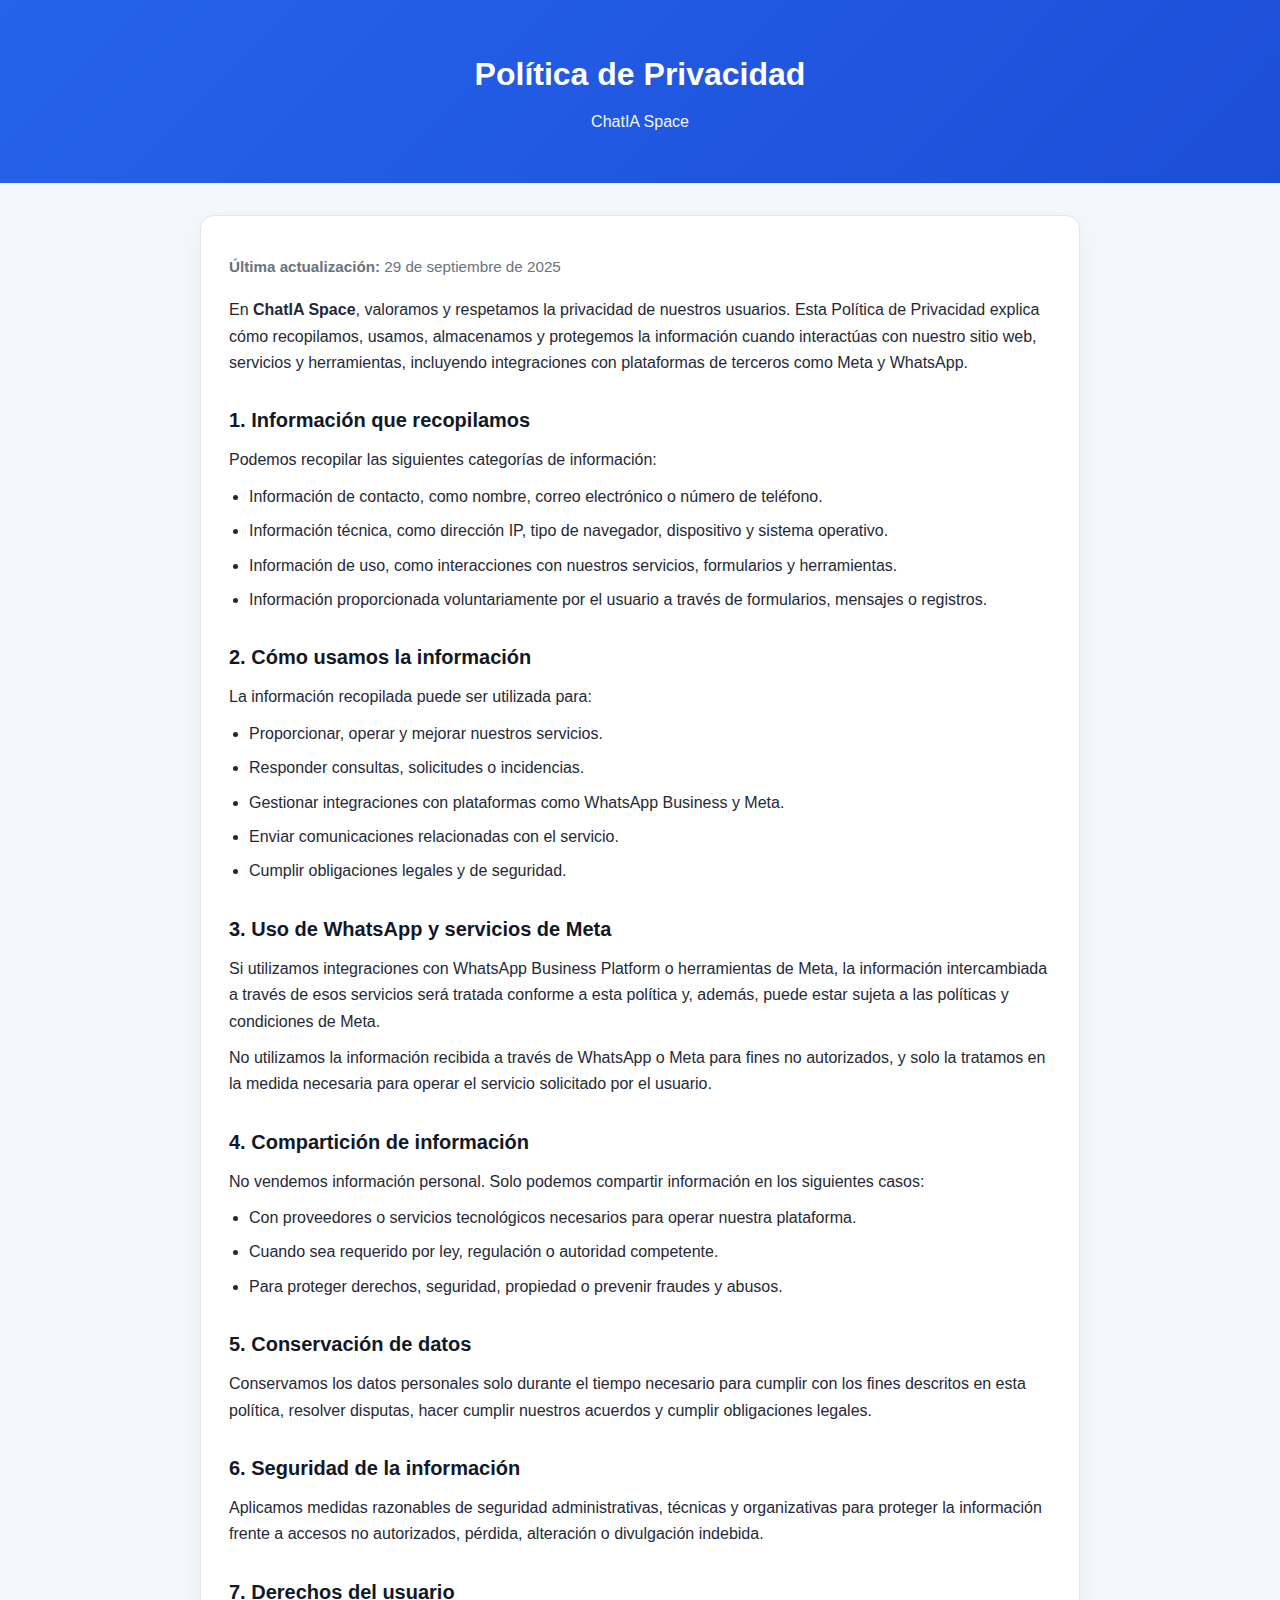
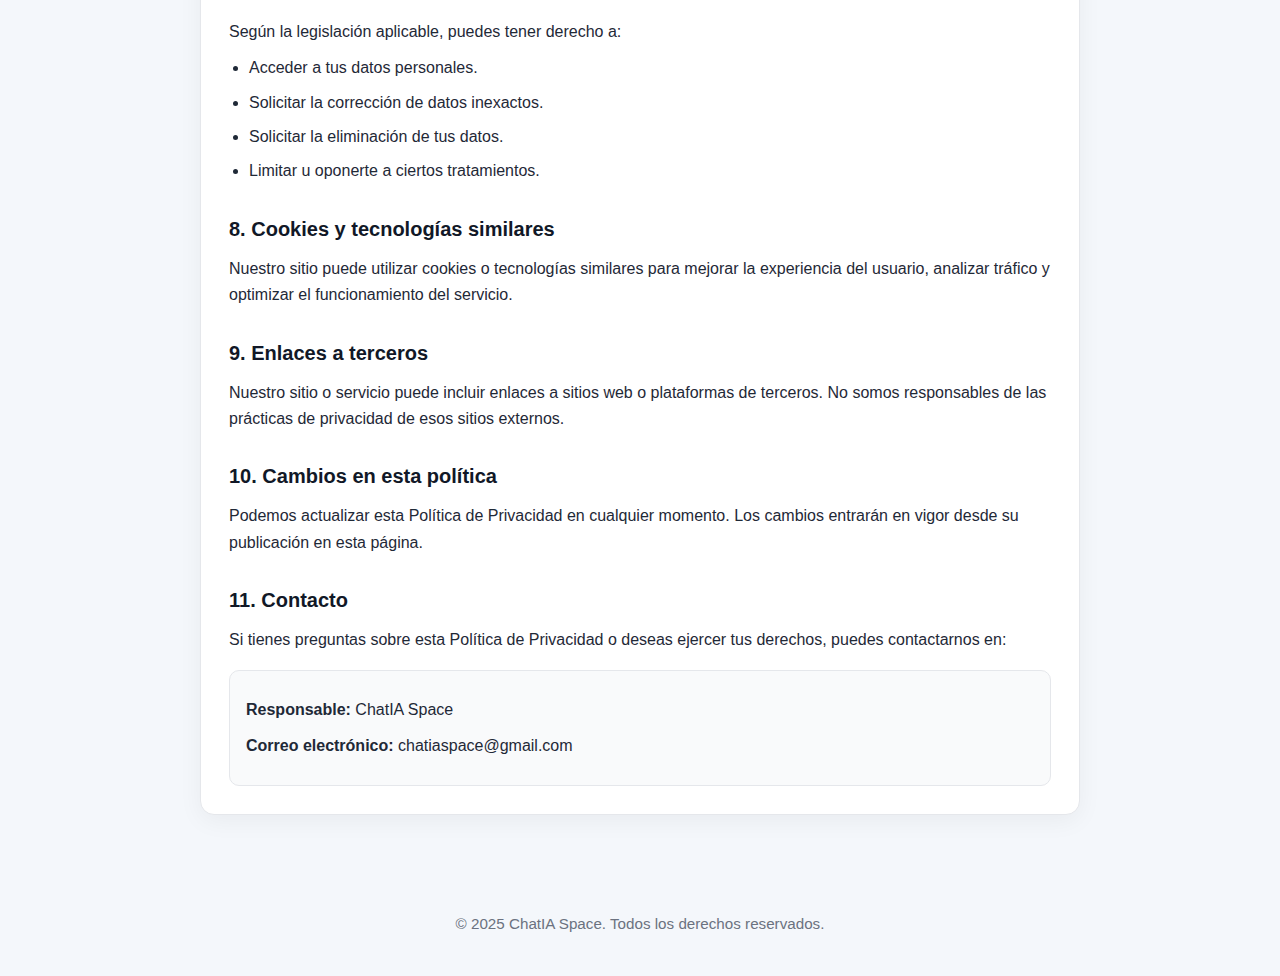
<file: chatiaspace.html>
<!DOCTYPE html>
<html lang="es">
<head>
  <meta charset="UTF-8" />
  <meta name="viewport" content="width=device-width, initial-scale=1.0" />
  <title>Política de Privacidad | ChatIA Space</title>
  <meta name="description" content="Política de Privacidad de ChatIA Space" />
  <style>
    :root {
      --bg: #f4f7fb;
      --card: #ffffff;
      --text: #1f2937;
      --muted: #6b7280;
      --primary: #2563eb;
      --border: #e5e7eb;
    }

    * {
      box-sizing: border-box;
    }

    body {
      margin: 0;
      font-family: Arial, Helvetica, sans-serif;
      background: var(--bg);
      color: var(--text);
      line-height: 1.65;
    }

    header {
      background: linear-gradient(135deg, #2563eb, #1d4ed8);
      color: white;
      padding: 48px 20px;
      text-align: center;
    }

    header h1 {
      margin: 0 0 8px;
      font-size: 2rem;
    }

    header p {
      margin: 0;
      opacity: 0.95;
    }

    main {
      max-width: 920px;
      margin: 32px auto;
      padding: 0 20px 40px;
    }

    .card {
      background: var(--card);
      border: 1px solid var(--border);
      border-radius: 14px;
      padding: 28px;
      box-shadow: 0 6px 24px rgba(0, 0, 0, 0.05);
    }

    h2 {
      margin-top: 28px;
      margin-bottom: 10px;
      font-size: 1.25rem;
      color: #111827;
    }

    h2:first-child {
      margin-top: 0;
    }

    p {
      margin: 10px 0;
    }

    ul {
      padding-left: 20px;
      margin: 10px 0;
    }

    li {
      margin: 8px 0;
    }

    .meta {
      color: var(--muted);
      font-size: 0.95rem;
      margin-bottom: 18px;
    }

    footer {
      text-align: center;
      color: var(--muted);
      padding: 24px 16px 40px;
      font-size: 0.95rem;
    }

    a {
      color: var(--primary);
      text-decoration: none;
    }

    a:hover {
      text-decoration: underline;
    }

    .box {
      background: #f9fafb;
      border: 1px solid var(--border);
      border-radius: 10px;
      padding: 16px;
      margin-top: 16px;
    }
  </style>
</head>
<body>
  <header>
    <h1>Política de Privacidad</h1>
    <p>ChatIA Space</p>
  </header>

  <main>
    <div class="card">
      <p class="meta"><strong>Última actualización:</strong> 29 de septiembre de 2025</p>

      <p>
        En <strong>ChatIA Space</strong>, valoramos y respetamos la privacidad de nuestros usuarios.
        Esta Política de Privacidad explica cómo recopilamos, usamos, almacenamos y protegemos la información
        cuando interactúas con nuestro sitio web, servicios y herramientas, incluyendo integraciones con
        plataformas de terceros como Meta y WhatsApp.
      </p>

      <h2>1. Información que recopilamos</h2>
      <p>Podemos recopilar las siguientes categorías de información:</p>
      <ul>
        <li>Información de contacto, como nombre, correo electrónico o número de teléfono.</li>
        <li>Información técnica, como dirección IP, tipo de navegador, dispositivo y sistema operativo.</li>
        <li>Información de uso, como interacciones con nuestros servicios, formularios y herramientas.</li>
        <li>Información proporcionada voluntariamente por el usuario a través de formularios, mensajes o registros.</li>
      </ul>

      <h2>2. Cómo usamos la información</h2>
      <p>La información recopilada puede ser utilizada para:</p>
      <ul>
        <li>Proporcionar, operar y mejorar nuestros servicios.</li>
        <li>Responder consultas, solicitudes o incidencias.</li>
        <li>Gestionar integraciones con plataformas como WhatsApp Business y Meta.</li>
        <li>Enviar comunicaciones relacionadas con el servicio.</li>
        <li>Cumplir obligaciones legales y de seguridad.</li>
      </ul>

      <h2>3. Uso de WhatsApp y servicios de Meta</h2>
      <p>
        Si utilizamos integraciones con WhatsApp Business Platform o herramientas de Meta,
        la información intercambiada a través de esos servicios será tratada conforme a esta política
        y, además, puede estar sujeta a las políticas y condiciones de Meta.
      </p>
      <p>
        No utilizamos la información recibida a través de WhatsApp o Meta para fines no autorizados,
        y solo la tratamos en la medida necesaria para operar el servicio solicitado por el usuario.
      </p>

      <h2>4. Compartición de información</h2>
      <p>
        No vendemos información personal. Solo podemos compartir información en los siguientes casos:
      </p>
      <ul>
        <li>Con proveedores o servicios tecnológicos necesarios para operar nuestra plataforma.</li>
        <li>Cuando sea requerido por ley, regulación o autoridad competente.</li>
        <li>Para proteger derechos, seguridad, propiedad o prevenir fraudes y abusos.</li>
      </ul>

      <h2>5. Conservación de datos</h2>
      <p>
        Conservamos los datos personales solo durante el tiempo necesario para cumplir con los fines descritos
        en esta política, resolver disputas, hacer cumplir nuestros acuerdos y cumplir obligaciones legales.
      </p>

      <h2>6. Seguridad de la información</h2>
      <p>
        Aplicamos medidas razonables de seguridad administrativas, técnicas y organizativas para proteger
        la información frente a accesos no autorizados, pérdida, alteración o divulgación indebida.
      </p>

      <h2>7. Derechos del usuario</h2>
      <p>Según la legislación aplicable, puedes tener derecho a:</p>
      <ul>
        <li>Acceder a tus datos personales.</li>
        <li>Solicitar la corrección de datos inexactos.</li>
        <li>Solicitar la eliminación de tus datos.</li>
        <li>Limitar u oponerte a ciertos tratamientos.</li>
      </ul>

      <h2>8. Cookies y tecnologías similares</h2>
      <p>
        Nuestro sitio puede utilizar cookies o tecnologías similares para mejorar la experiencia del usuario,
        analizar tráfico y optimizar el funcionamiento del servicio.
      </p>

      <h2>9. Enlaces a terceros</h2>
      <p>
        Nuestro sitio o servicio puede incluir enlaces a sitios web o plataformas de terceros.
        No somos responsables de las prácticas de privacidad de esos sitios externos.
      </p>

      <h2>10. Cambios en esta política</h2>
      <p>
        Podemos actualizar esta Política de Privacidad en cualquier momento. Los cambios entrarán en vigor
        desde su publicación en esta página.
      </p>

      <h2>11. Contacto</h2>
      <p>
        Si tienes preguntas sobre esta Política de Privacidad o deseas ejercer tus derechos, puedes contactarnos en:
      </p>

      <div class="box">
        <p><strong>Responsable:</strong> ChatIA Space</p>
        <p><strong>Correo electrónico:</strong> chatiaspace@gmail.com</p>
      </div>
    </div>
  </main>

  <footer>
    © 2025 ChatIA Space. Todos los derechos reservados.
  </footer>
</body>
</html>
</file>
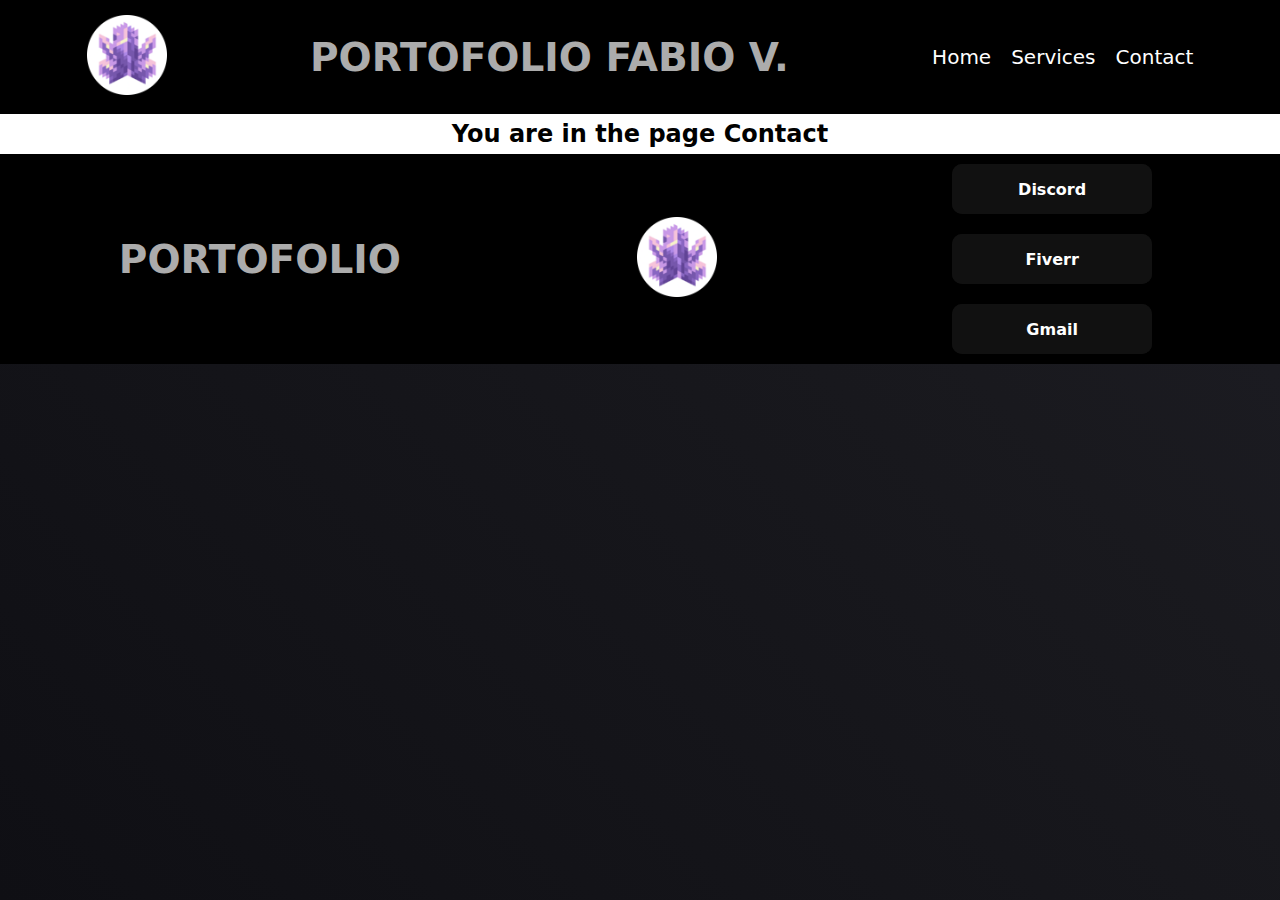
<file: htmls/contact.html>
<!DOCTYPE html>
<html lang="en">
<head>
    <meta charset="UTF-8">
    <meta name="viewport" content="width=device-width, initial-scale=1.0">
    <link rel="stylesheet" href="/css/style.css">
    <link rel="stylesheet" href="/css/background.css">
    <title>Document</title>
</head>
<body>
    <header class="header"> 
        <div class="logo">
            <img src="/images/amatista.png" alt="Logo">
        </div>
        <h1 class="tittle">PORTOFOLIO FABIO V.</h1>
        <nav>
            <a href="/index.html">Home</a>
            <a href="/htmls/services.html">Services</a>
            <a href="/htmls/contact.html">Contact</a>
        </nav>
    </header>

    <div class="barra"><h2 class="barra">You are in the page  Contact</h2></div>

<script>
const counters = document.querySelectorAll('.counter');

counters.forEach(counter => {
  const updateCount = () => {
    const target = +counter.getAttribute('data-target');
    const count = +counter.innerText;
    const increment = target / 100; // velocidad del conteo
    if(count < target){
      counter.innerText = Math.ceil(count + increment);
      setTimeout(updateCount, 20);
    } else {
      counter.innerText = target;
    }
  }
  updateCount();
});
</script>

    </div>

    <footer class="footer">
        <h1 class="tittlefooter">PORTOFOLIO</h1>
        <div class="logo">
            <img src="/images/amatista.png" alt="Logofooter" class="logofooter">
        </div>
        <nav class="linksfooter">
                <button class="glow-on-hover" type="button">Discord</button>
                <button class="glow-on-hover" type="button">Fiverr</button>
                <button class="glow-on-hover" type="button">Gmail</button>
            </nav>
    </footer>

<script>
  // Detecta elementos con la clase .scroll-anim
  const scrollElements = document.querySelectorAll(".scroll-anim");

  const observer = new IntersectionObserver((entries) => {
    entries.forEach(entry => {
      if (entry.isIntersecting) {
        entry.target.classList.add("show"); // activa animación
        observer.unobserve(entry.target);  // solo una vez
      }
    });
  });

  scrollElements.forEach(el => observer.observe(el));
</script>
</body>
</html>
</file>
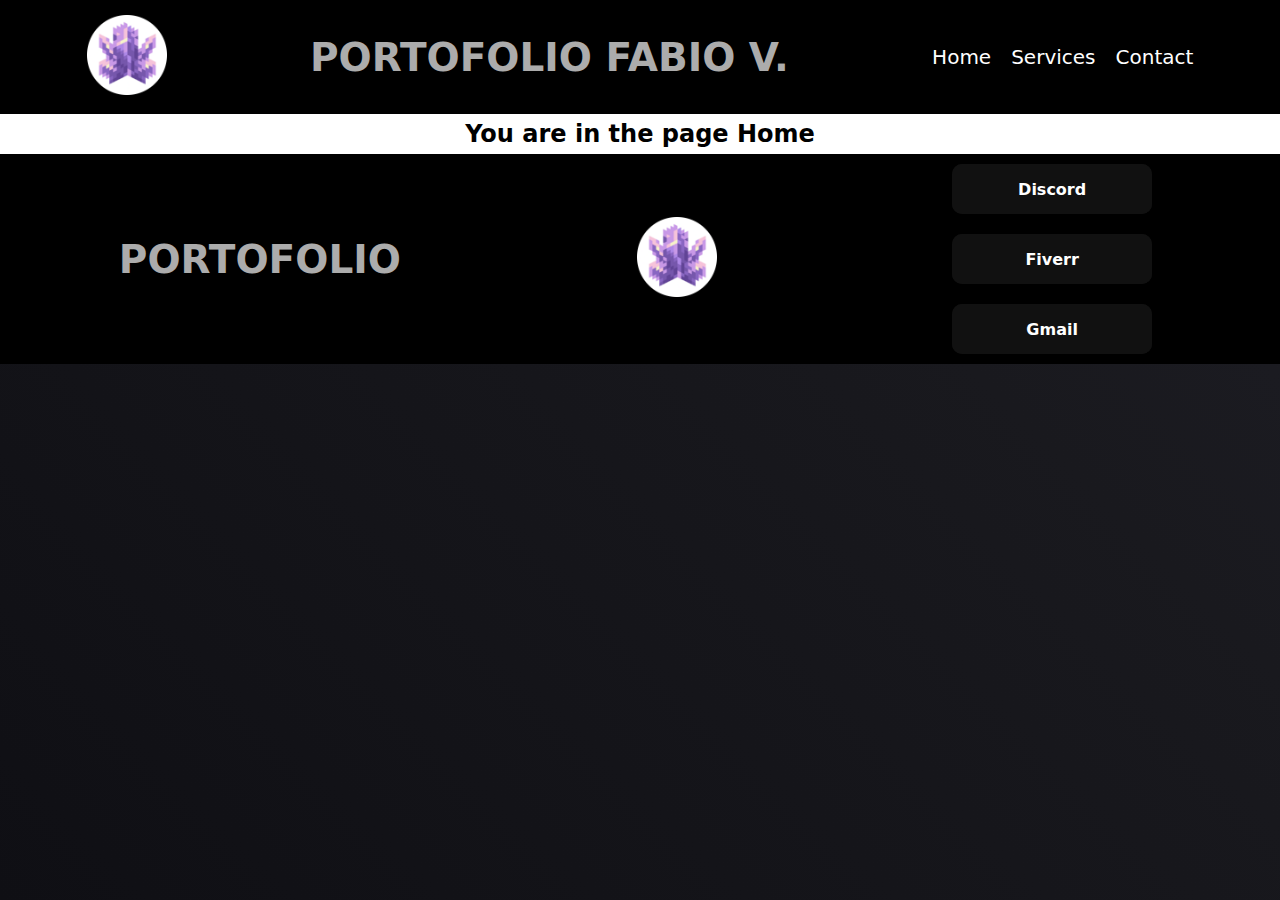
<file: htmls/home.html>
<!DOCTYPE html>
<html lang="en">
<head>
    <meta charset="UTF-8">
    <meta name="viewport" content="width=device-width, initial-scale=1.0">
    <link rel="stylesheet" href="/css/style.css">
    <link rel="stylesheet" href="/css/background.css">
    <title>Document</title>
</head>
<body>
    <header class="header"> 
        <div class="logo"><link href="">
            <img src="/images/amatista.png" alt="Logo">
        </div>
        <h1 class="tittle">PORTOFOLIO FABIO V.</h1>
        <nav>
            <a href="">Home</a>
            <a href="/htmls/services.html">Services</a>
            <a href="/htmls/contact.html">Contact</a>
        </nav>
    </header>

    <div class="barra"><h2 class="barra">You are in the page Home</h2></div>

<script>
const counters = document.querySelectorAll('.counter');

counters.forEach(counter => {
  const updateCount = () => {
    const target = +counter.getAttribute('data-target');
    const count = +counter.innerText;
    const increment = target / 100; // velocidad del conteo
    if(count < target){
      counter.innerText = Math.ceil(count + increment);
      setTimeout(updateCount, 20);
    } else {
      counter.innerText = target;
    }
  }
  updateCount();
});
</script>

    </div>

    <footer class="footer">
        <h1 class="tittlefooter">PORTOFOLIO</h1>
        <div class="logo">
            <img src="/images/amatista.png" alt="Logofooter" class="logofooter">
        </div>
        <nav class="linksfooter">
                <button class="glow-on-hover" type="button">Discord</button>
                <button class="glow-on-hover" type="button">Fiverr</button>
                <button class="glow-on-hover" type="button">Gmail</button>
            </nav>
    </footer>

<script>
  // Detecta elementos con la clase .scroll-anim
  const scrollElements = document.querySelectorAll(".scroll-anim");

  const observer = new IntersectionObserver((entries) => {
    entries.forEach(entry => {
      if (entry.isIntersecting) {
        entry.target.classList.add("show"); // activa animación
        observer.unobserve(entry.target);  // solo una vez
      }
    });
  });

  scrollElements.forEach(el => observer.observe(el));
</script>
</body>
</html>
</file>
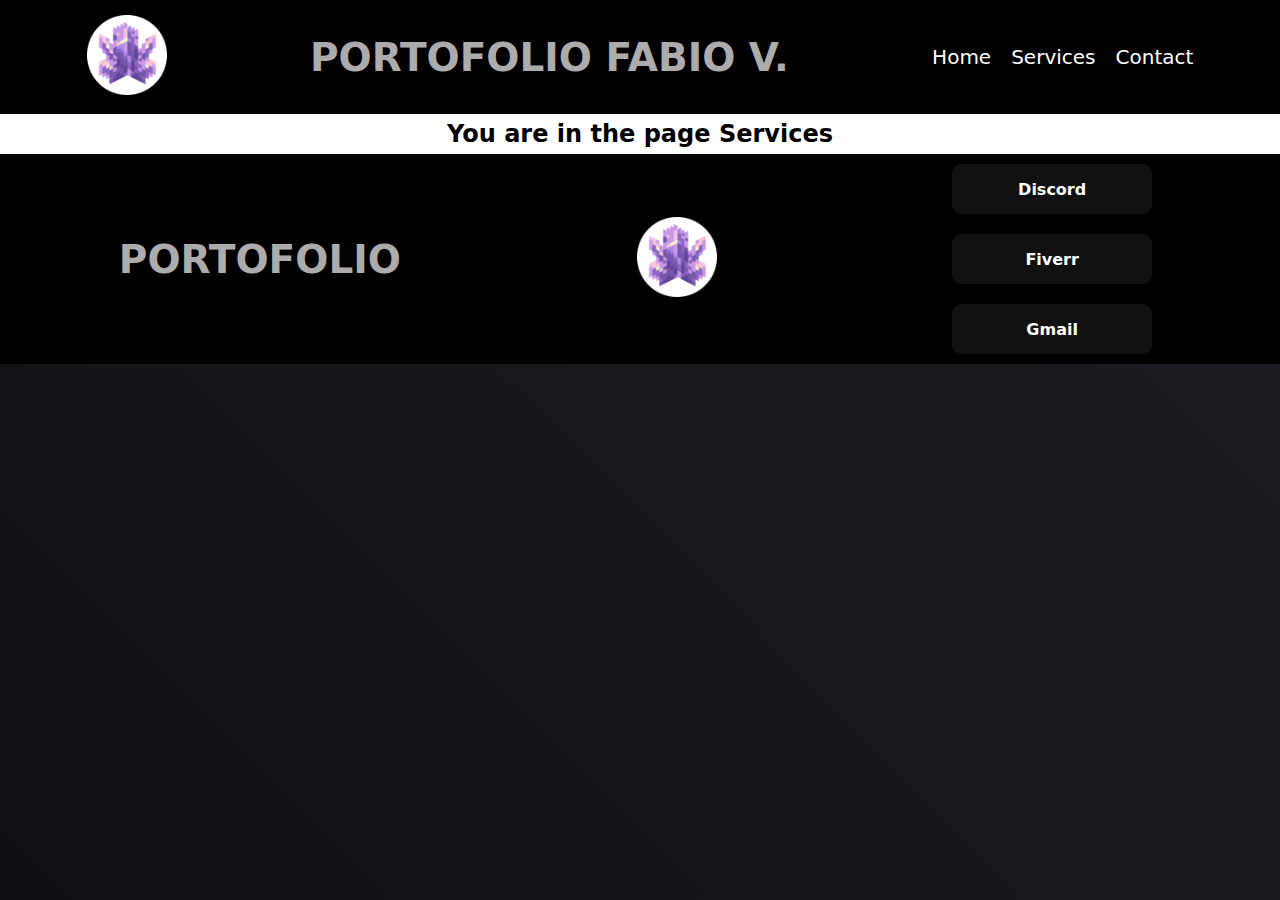
<file: htmls/services.html>
<!DOCTYPE html>
<html lang="en">
<head>
    <meta charset="UTF-8">
    <meta name="viewport" content="width=device-width, initial-scale=1.0">
    <link rel="stylesheet" href="/css/style.css">
    <link rel="stylesheet" href="/css/background.css">
    <title>Document</title>
</head>
<body>
    <header class="header"> 
        <div class="logo">
            <img src="/images/amatista.png" alt="Logo">
        </div>
        <h1 class="tittle">PORTOFOLIO FABIO V.</h1>
        <nav>
            <a href="/index.html">Home</a>
            <a href="">Services</a>
            <a href="/htmls/contact.html">Contact</a>
        </nav>
    </header>

    <div class="barra"><h2 class="barra">You are in the page  Services</h2></div>

<script>
const counters = document.querySelectorAll('.counter');

counters.forEach(counter => {
  const updateCount = () => {
    const target = +counter.getAttribute('data-target');
    const count = +counter.innerText;
    const increment = target / 100; // velocidad del conteo
    if(count < target){
      counter.innerText = Math.ceil(count + increment);
      setTimeout(updateCount, 20);
    } else {
      counter.innerText = target;
    }
  }
  updateCount();
});
</script>

    </div>

    <footer class="footer">
        <h1 class="tittlefooter">PORTOFOLIO</h1>
        <div class="logo">
            <img src="/images/amatista.png" alt="Logofooter" class="logofooter">
        </div>
        <nav class="linksfooter">
                <button class="glow-on-hover" type="button">Discord</button>
                <button class="glow-on-hover" type="button">Fiverr</button>
                <button class="glow-on-hover" type="button">Gmail</button>
            </nav>
    </footer>

<script>
  // Detecta elementos con la clase .scroll-anim
  const scrollElements = document.querySelectorAll(".scroll-anim");

  const observer = new IntersectionObserver((entries) => {
    entries.forEach(entry => {
      if (entry.isIntersecting) {
        entry.target.classList.add("show"); // activa animación
        observer.unobserve(entry.target);  // solo una vez
      }
    });
  });

  scrollElements.forEach(el => observer.observe(el));
</script>
</body>
</html>
</file>
<file: css/style.css>
* {
    padding: 0;
    margin: 0;
    box-sizing: border-box;
    font-family: system-ui;
}

/* ---------------- HEADER ---------------- */
header {
    background-color: #000000;
    display: flex;
    justify-content: space-around;
    align-items: center;
    color: rgb(172, 172, 172);
    padding: 15px;
}

.header .logo img {
    height: 80px;
    width: auto;
    transition: all 0.3s;
}

.header .logo img:hover {
    transform: scale(1.2);
}

nav {
    display: flex;
    gap: 20px;
}

nav a {
    text-decoration: none;
    color: white;
    transition: all 0.3s;
    font-size: 20px;
}

nav a:hover {
    text-shadow: 0 0 3px #ffffff;
    transform: scale(1.35);
}

@media (max-width: 590px) {
    header {
        flex-direction: column;
    }
    nav {
        margin: 15px;
        align-items: center;
    }
}
.gif-box {
    padding-top: 65px;
}
.gif-main {
    border-radius: 20px;
    box-shadow: black;
}
h1.tittle {
    transition: all 0.3s;
    font-size: 39px;
}

h1.tittle:hover {
    text-shadow: 0 0 1px #ffffff;
    transform: scale(1.35);
}
div.backgruond_div_color {
    background-color: #383838;
    display: flex;
    flex-direction: column;
    min-height: 300px;
    height: auto;
    padding: 20px;
    box-sizing: border-box;
    border-radius: 10px;
    height: auto;
    min-height: 850px; 
    padding-top: 90px;
}

/* ---------------- BARRA ---------------- */
div.lista {
    background-color: transparent;
    border-radius: 5px;
    display: flex;
}

div.barra {
    background-color: #ffffff;
    height: 40px;
    display: flex;
    justify-content: center;
    align-items: center;
}

div.barra h2 {
    color: black;
    transition: all 0.3s;
}

div.barra h2:hover {
    transform: scale(1.35);
}

/* ---------------- INFO ---------------- */
div.info1 {
    background-image: url(/images/img1.png);
    background-repeat: no-repeat;
    background-size: cover;
    height: 850px;
    padding-top: 90px;
}

div.fondo {
    background: linear-gradient(90deg, rgb(40, 40, 41), rgb(25, 25, 30), rgb(53, 53, 54), rgb(60, 60, 70), rgb(120, 120, 140));
    background-size: 400%, 400%;
    animation: gradient 15s ease-in infinite;
    display: flex;
    flex-direction: column;
    margin: 50px;
    min-height: 300px;
    height: auto;
    padding: 20px;
    border-radius: 10px;
}

div.titulos {
    color: white;
    padding-left: 20px;
    padding-top: 10px;
    font-size: 25px;
}

div.textosp {
    color: white;
    padding: 20px;
    font-size: 20px;
    line-height: 1.4;
}

/* 📱 Ajustes móviles */
@media screen and (max-width: 600px) {
    div.fondo {
        margin: 20px;
        padding: 15px;
    }
    div.titulos {
        font-size: 18px;
        padding-left: 10px;
        padding-top: 5px;
    }
    div.textosp {
        font-size: 14px;
        padding: 10px;
    }
}

/* 💻 Ajustes medianas */
@media screen and (max-width: 1200px) and (min-width: 601px) {
    div.titulos {
        font-size: 22px;
    }
    div.textosp {
        font-size: 16px;
    }
}

/* ---------------- FLEX ---------------- */
.flex-center {
    display: flex;
    justify-content: center;
    align-items: center;
}

.flex-container {
    display: flex;
    justify-content: center;
    background-color: transparent;
}

.flex-container > div {
    background: linear-gradient(45deg, rgb(40, 40, 41), rgb(25, 25, 30), rgb(53, 53, 54), rgb(60, 60, 70), rgb(120, 120, 140));
    background-size: 400%, 400%;
    animation: gradient 7s ease-in infinite;
    display: flex;
    justify-content: center;
    margin: 50px;
    margin-top: 110px;
    width: 200px;
    height: 200px;
    border-radius: 10px;
}

.textosp {
  margin-top: 15px;
  margin-bottom: 15px;
  line-height: 1.6;
}

.textosp p {
  margin: 0;
}


/* ---------------- FOOTER ---------------- */
footer {
    background-color: #000000;
    display: flex;
    justify-content: space-around;
    align-items: center;
    color: rgb(172, 172, 172);
    padding: 10px;
    padding-left: 1px;
}

.footer .logo img {
    height: 80px;
    width: auto;
    transition: all 0.3s;
}

.footer .logo img:hover {
    transform: scale(1.2);
}

nav.linksfooter {
    display: flex;
    flex-direction: column;
}

h1.tittlefooter {
    transition: all 0.3s;
    font-size: 39px;
}

h1.tittlefooter:hover {
    text-shadow: 0 0 1px #ffffff;
    transform: scale(1.35);
}

/* ---------------- BOTONES ---------------- */
button {
    cursor: pointer;
    font-size: 16px;
    font-weight: 600;
}

.glow-on-hover-2 {
    border: none;
    outline: none;
    background: #111;
    cursor: pointer;
    position: relative;
    z-index: 0;
    border-radius: 10px;
    padding-top: 35px;
    color: white;
    font-size: 25px;
}

.glow-on-hover-2:before {
    content: '';
    background: linear-gradient(45deg, #ff0000, #ff7300, #fffb00, #48ff00, #00ffd5, #002bff, #7a00ff, #ff00c8, #ff0000);
    position: absolute;
    top: -2px;
    left:-2px;
    background-size: 400%;
    z-index: -1;
    filter: blur(5px);
    width: calc(100% + 4px);
    height: calc(100% + 4px);
    animation: glowing 20s linear infinite;
    opacity: 0;
    transition: opacity .3s ease-in-out;
    border-radius: 10px;
}

.glow-on-hover-2:hover:before {
    opacity: 1;
}

.glow-on-hover-2:after {
    z-index: -1;
    content: '';
    position: absolute;
    width: 100%;
    height: 100%;
    background: #111;
    left: 0;
    top: 0;
    border-radius: 10px;
}

.glow-on-hover {
    width: 200px;
    height: 50px;
    border: none;
    outline: none;
    color: #fff;
    background: #111;
    cursor: pointer;
    position: relative;
    z-index: 0;
    border-radius: 10px;
}

.glow-on-hover:before {
    content: '';
    background: linear-gradient(45deg, #ff0000, #ff7300, #fffb00, #48ff00, #00ffd5, #002bff, #7a00ff, #ff00c8, #ff0000);
    position: absolute;
    top: -2px;
    left:-2px;
    background-size: 400%;
    z-index: -1;
    filter: blur(5px);
    width: calc(100% + 4px);
    height: calc(100% + 4px);
    animation: glowing 20s linear infinite;
    opacity: 0;
    transition: opacity .3s ease-in-out;
    border-radius: 10px;
}

.glow-on-hover:active {
    color: #000;
}

.glow-on-hover:active:after {
    background: transparent;
}

.glow-on-hover:hover:before {
    opacity: 1;
}

.glow-on-hover:after {
    z-index: -1;
    content: '';
    position: absolute;
    width: 100%;
    height: 100%;
    background: #111;
    left: 0;
    top: 0;
    border-radius: 10px;
}

@keyframes glowing {
    0% { background-position: 0 0; }
    50% { background-position: 400% 0; }
    100% { background-position: 0 0; }
}

/* ---------------- ANIMACIONES ---------------- */
.scroll-anim {
    opacity: 0;
    transform: translateY(60px);
    transition: all 0.8s ease-out;
}

.scroll-anim.show {
    opacity: 1;
    transform: translateY(0);
}

/* ---------------- CARDS ---------------- */
.cards-container {
    display: flex;
    justify-content: center;
    flex-wrap: wrap; /* ✅ ahora responden en pantallas pequeñas */
    gap: 20px;
    margin-top: 50px;
}

.card {
    background-color: #111;
    color: #fff;
    text-align: center;
    padding: 20px;
    border-radius: 10px;
    width: 150px;
    text-decoration: none;
}

.card .icon {
    width: 50px;
    margin-bottom: 10px;
}

.card .title {
    font-size: 18px;
    margin-bottom: 10px;
}

.card .counter {
    font-size: 24px;
    font-weight: bold;
}
</file>
<file: css/background.css>
body {
    height: 100vh;
    background: linear-gradient(45deg, rgb(15, 15, 20), rgb(25, 25, 30), rgb(35, 35, 45), rgb(60, 60, 70), rgb(120, 120, 140));
    background-size: 400%, 400%;
    animation: gradient 12s ease-in infinite;
}

@keyframes gradient {
    0% {
        background-position: 0% 50%;
    }
    50% {
        background-position: 100% 50%;
    }
    100% {
        background-position: 0% 50%;
    }
}
</file>
